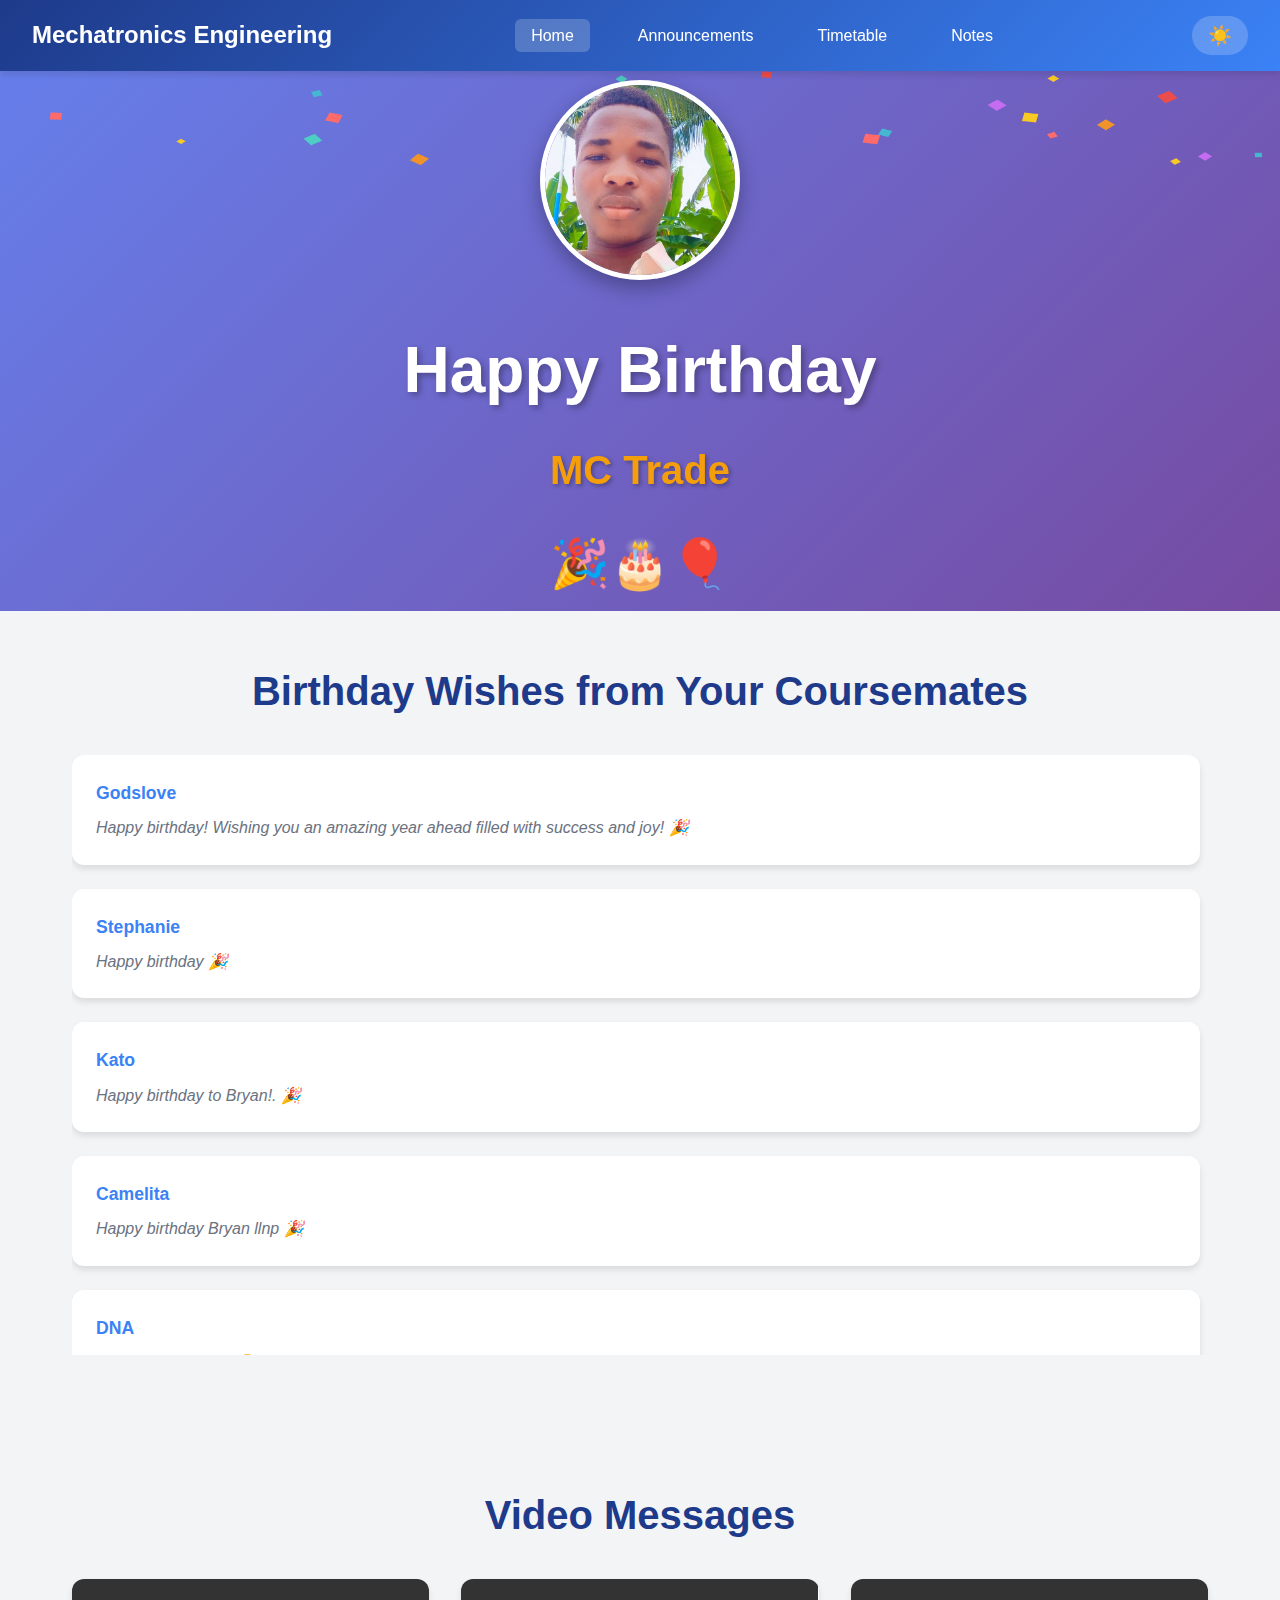
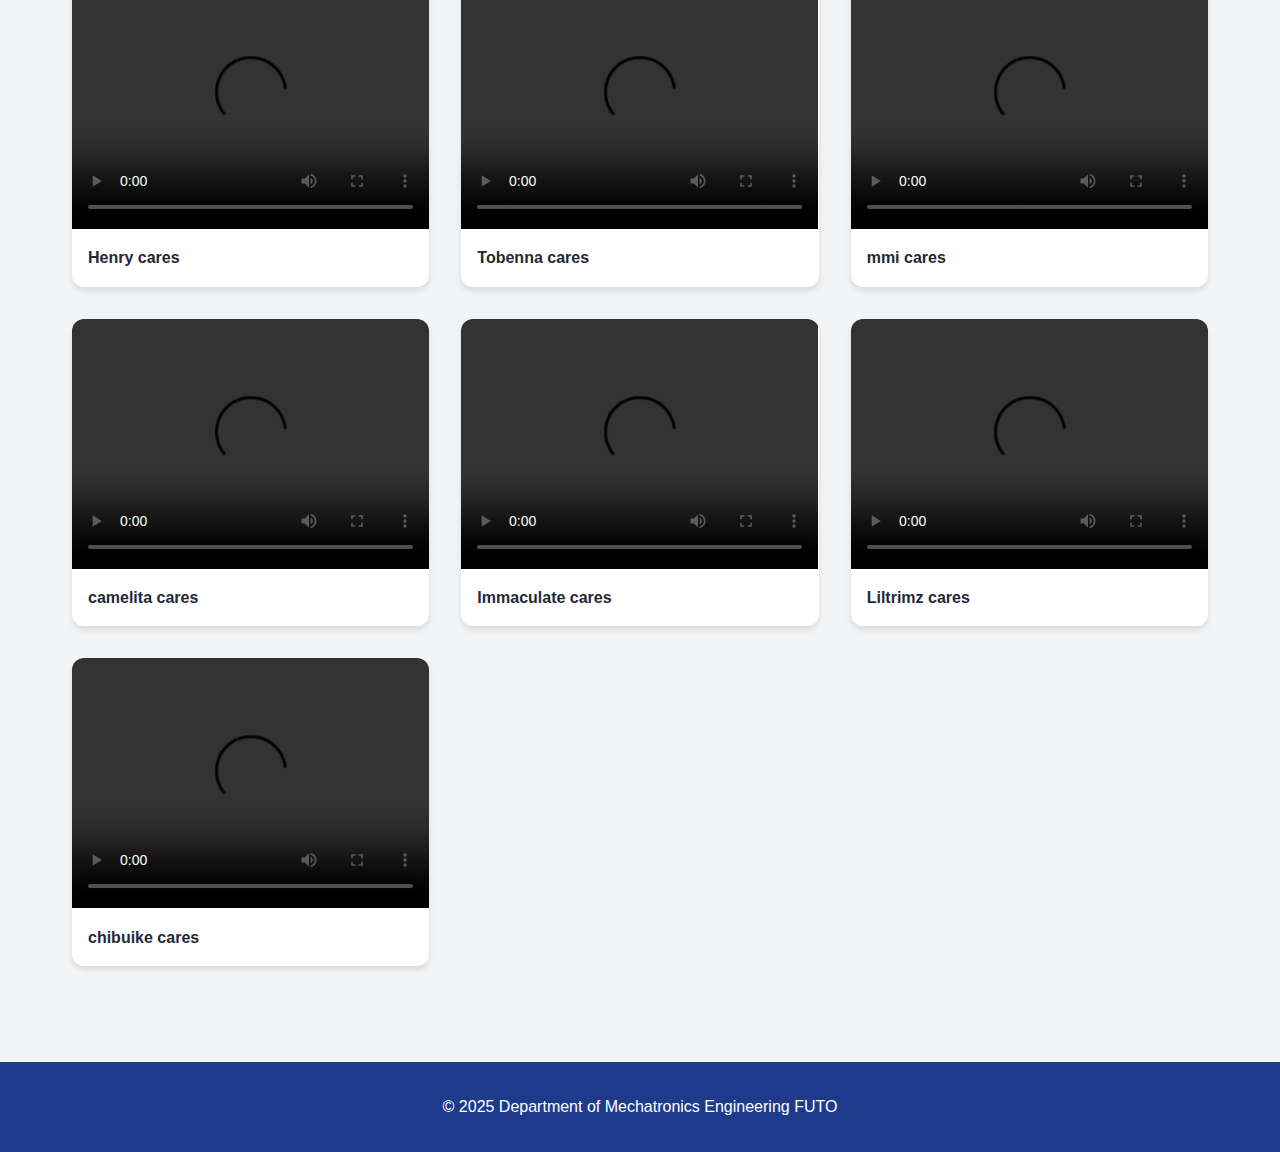
<file: index.html>
<!DOCTYPE html>
<html lang="en">
<head>
    <meta charset="UTF-8">
    <meta name="viewport" content="width=device-width, initial-scale=1.0">
    <title>Happy Birthday korie! - Mechatronics Engineering</title>
    <link rel="stylesheet" href="styles.css">
</head>
<body>
    <nav class="navbar">
        <div class="nav-brand">Mechatronics Engineering</div>
        <button class="hamburger" id="hamburger" aria-label="Menu">
            <span></span>
            <span></span>
            <span></span>
        </button>
        <ul class="nav-menu" id="nav-menu">
            <li><a href="index.html" class="active">Home</a></li>
            <li><a href="announcements.html">Announcements</a></li>
            <li><a href="timetable.html">Timetable</a></li>
            <li><a href="notes.html">Notes</a></li>
        </ul>
        <button class="theme-toggle" id="theme-toggle" aria-label="Toggle dark mode">
            <span class="sun-icon">☀️</span>
            <span class="moon-icon">🌙</span>
        </button>
    </nav>

    <div class="birthday-hero">
        <canvas id="confetti-canvas"></canvas>
        <div class="birthday-content">
            <!-- Birthday celebrant image container for better readability -->
            <div class="birthday-image-container">
                <img src="./korie.JPG"
                     alt="korie  - Birthday Celebrant"
                     class="birthday-image"
                     loading="lazy"
                     decoding="async"
                     width="300"
                     height="400"
                     onerror="this.src='fallback.jpg'; this.alt='Image not available';">
            </div>
            <h1 class="birthday-title">Happy Birthday</h1>
            <h2 class="birthday-name">MC Trade </h2>
            <div class="birthday-emoji">🎉🎂🎈</div>
        </div>
    </div>

    <section class="wishes-section">
        <h2 class="section-title">Birthday Wishes from Your Coursemates</h2>
        <div class="wishes-container" id="wishes-container">
        </div>
    </section>

    <section class="videos-section">
        <h2 class="section-title">Video Messages</h2>
        <div class="videos-container" id="videos-container">
        </div>
    </section>


    <footer class="footer">
        <p>&copy; 2025 Department of Mechatronics Engineering FUTO</p>
    </footer>

    <script src="script.js"></script>
</body>
</html>
</file>
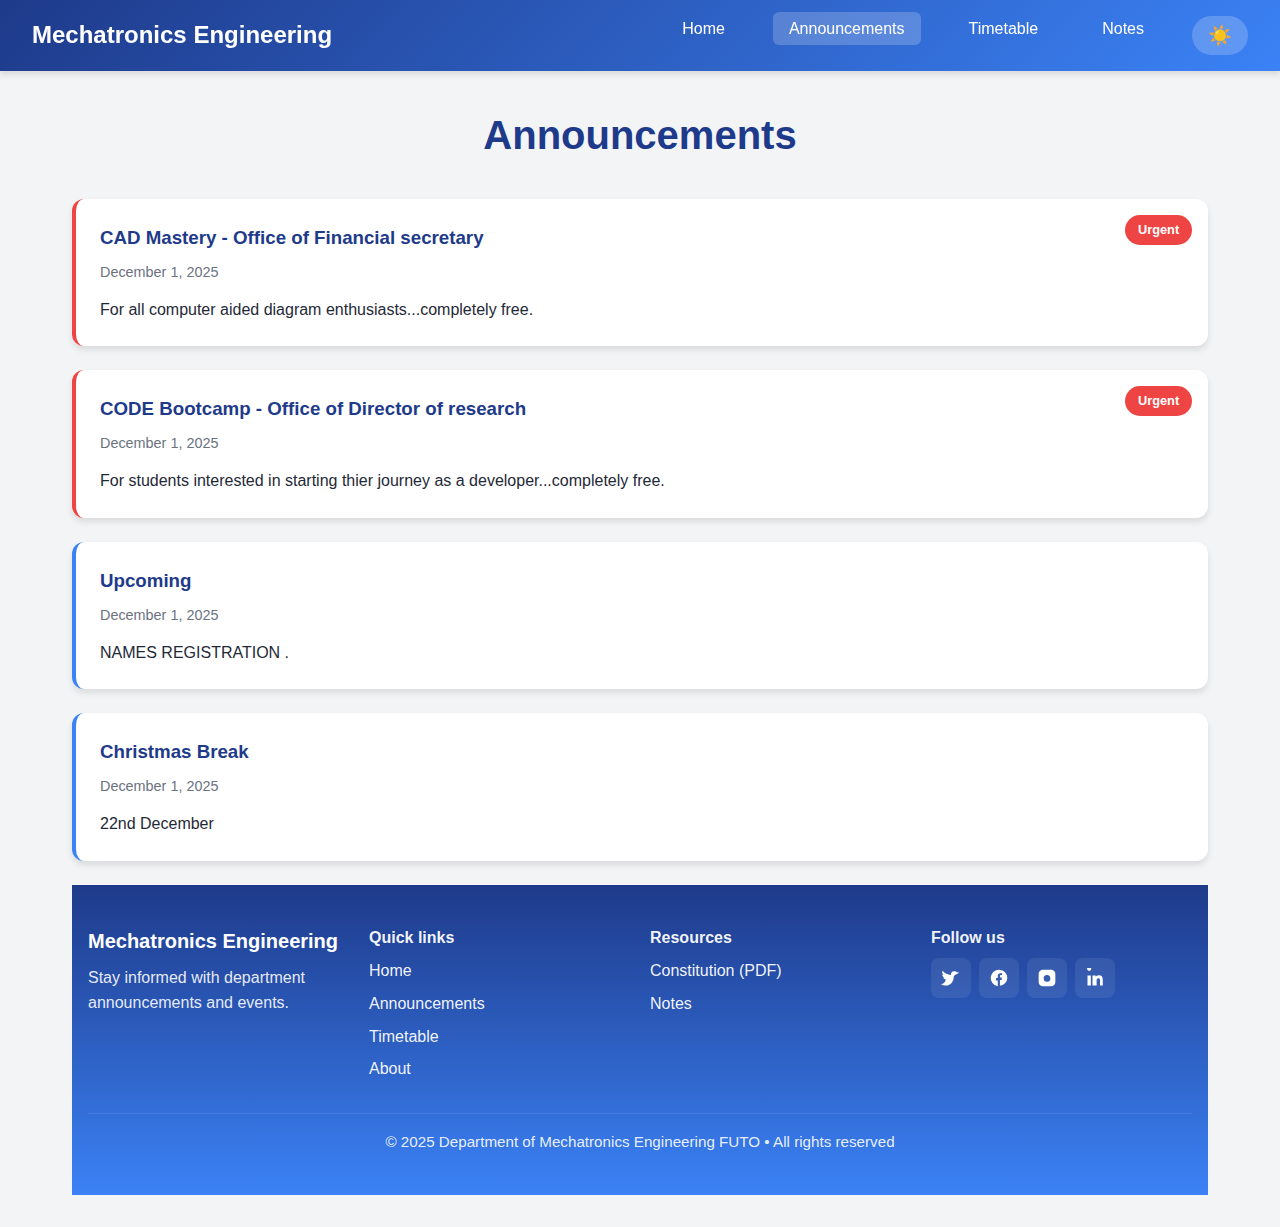
<file: announcements.html>
<!DOCTYPE html>
<html lang="en">
<head>
    <meta charset="UTF-8">
    <meta name="viewport" content="width=device-width, initial-scale=1.0">
    <title>Announcements - Mechatronics Engineering</title>
    <link rel="stylesheet" href="styles.css">
</head>
<body>
    <nav class="navbar">
        <div class="nav-brand">Mechatronics Engineering</div>
        <button class="hamburger" id="hamburger" aria-label="Menu">
            <span></span>
            <span></span>
            <span></span>
        </button>
        <ul class="nav-menu" id="nav-menu">
            <li><a href="index.html">Home</a></li>
            <li><a href="announcements.html" class="active">Announcements</a></li>
            <li><a href="timetable.html">Timetable</a></li>
            <li><a href="notes.html">Notes</a></li>
            <li class="nav-item-theme">
                <button class="theme-toggle" id="theme-toggle" aria-label="Toggle dark mode">
                    <span class="sun-icon">☀️</span>
                    <span class="moon-icon">🌙</span>
                </button>
            </li>
        </ul>
    </nav>

    <div class="page-container">
        <h1 class="page-title">Announcements</h1>
        
        <div class="announcements-grid">
            <div class="announcement-card urgent">
                <div class="announcement-badge">Urgent</div>
                <h3>CAD Mastery - Office of Financial secretary</h3>
                <p class="announcement-date">December 1, 2025</p>
                <p>For all computer aided diagram enthusiasts...completely free.</p>
            </div>
              <div class="announcements-grid">
            <div class="announcement-card urgent">
                <div class="announcement-badge">Urgent</div>
                <h3>CODE Bootcamp - Office of Director of research</h3>
                <p class="announcement-date">December 1, 2025</p>
                <p>For students interested in starting thier journey as a developer...completely free.</p>
            </div>
            <div class="announcement-card">
                <h3>Upcoming</h3>
                <p class="announcement-date">December 1, 2025</p>
                <p>NAMES REGISTRATION .</p>
            </div>

            <div class="announcement-card">
                <h3>Christmas Break</h3>
                <p class="announcement-date">December 1, 2025</p>
                <p>22nd December</p>
            </div>


    <footer class="site-footer">
        <div class="footer-container">
            <div class="footer-brand">
                <div class="nav-brand">Mechatronics Engineering</div>
                <p>Stay informed with department announcements and events.</p>
            </div>

            <div>
                <h4>Quick links</h4>
                <ul>
                    <li><a href="index.html">Home</a></li>
                    <li><a href="announcements.html">Announcements</a></li>
                    <li><a href="timetable.html">Timetable</a></li>
                    <li><a href="about.html">About</a></li>
                </ul>
            </div>

            <div>
                <h4>Resources</h4>
                <ul>
                    <li><a href="constitution.pdf">Constitution (PDF)</a></li>
                    <li><a href="notes.html">Notes</a></li>
                </ul>
            </div>

            <div>
                <h4>Follow us</h4>
                <div class="social-icons">
                    <a href="#" aria-label="Twitter"><svg viewBox="0 0 24 24"><path d="M22 5.92c-.63.28-1.3.47-2 .55.72-.43 1.27-1.1 1.53-1.9-.67.4-1.42.7-2.22.86A3.48 3.48 0 0015.5 4c-1.93 0-3.5 1.6-3.5 3.55 0 .28.03.56.09.83C8.01 8.21 4.34 6.3 1.99 3.37c-.31.54-.49 1.16-.49 1.82 0 1.25.64 2.35 1.62 3-.6-.02-1.17-.18-1.66-.46v.04c0 1.71 1.16 3.14 2.7 3.47-.28.08-.57.12-.87.12-.21 0-.42-.02-.62-.06.42 1.3 1.64 2.24 3.09 2.27A6.99 6.99 0 010 19.54a9.86 9.86 0 005.34 1.57c6.41 0 9.92-5.6 9.92-10.46v-.48c.68-.5 1.26-1.12 1.72-1.82-.62.28-1.3.47-2 .55z"/></svg></a>
                    <a href="#" aria-label="Facebook"><svg viewBox="0 0 24 24"><path d="M22 12a10 10 0 10-11.5 9.9v-7h-2.1v-2.9h2.1V9.5c0-2.1 1.26-3.3 3.2-3.3.93 0 1.9.17 1.9.17v2.1h-1.07c-1.06 0-1.39.66-1.39 1.33v1.6h2.36l-.38 2.9h-1.98v7A10 10 0 0022 12"/></svg></a>
                    <a href="#" aria-label="Instagram"><svg viewBox="0 0 24 24"><path d="M7 2h10a5 5 0 015 5v10a5 5 0 01-5 5H7a5 5 0 01-5-5V7a5 5 0 015-5zm5 6.5A4 4 0 1016 12a4 4 0 00-4-3.5zm5.5-1a1 1 0 11-2 0 1 1 0 012 0z"/></svg></a>
                    <a href="#" aria-label="LinkedIn"><svg viewBox="0 0 24 24"><path d="M4.98 3.5a2.5 2.5 0 11.02 0zM3 8.99h4v12H3zM9 8.99h3.78v1.63h.05c.53-1 1.82-2.07 3.75-2.07 4.01 0 4.75 2.64 4.75 6.07v6.37H18v-5.65c0-1.35-.02-3.08-1.88-3.08-1.88 0-2.17 1.47-2.17 2.99v5.74H9z"/></svg></a>
                </div>
            </div>
        </div>
        <div class="footer-bottom">
            <p>&copy; 2025 Department of Mechatronics Engineering FUTO • All rights reserved</p>
        </div>
    </footer>

    <script src="script.js"></script>
</body>
</html>
</file>
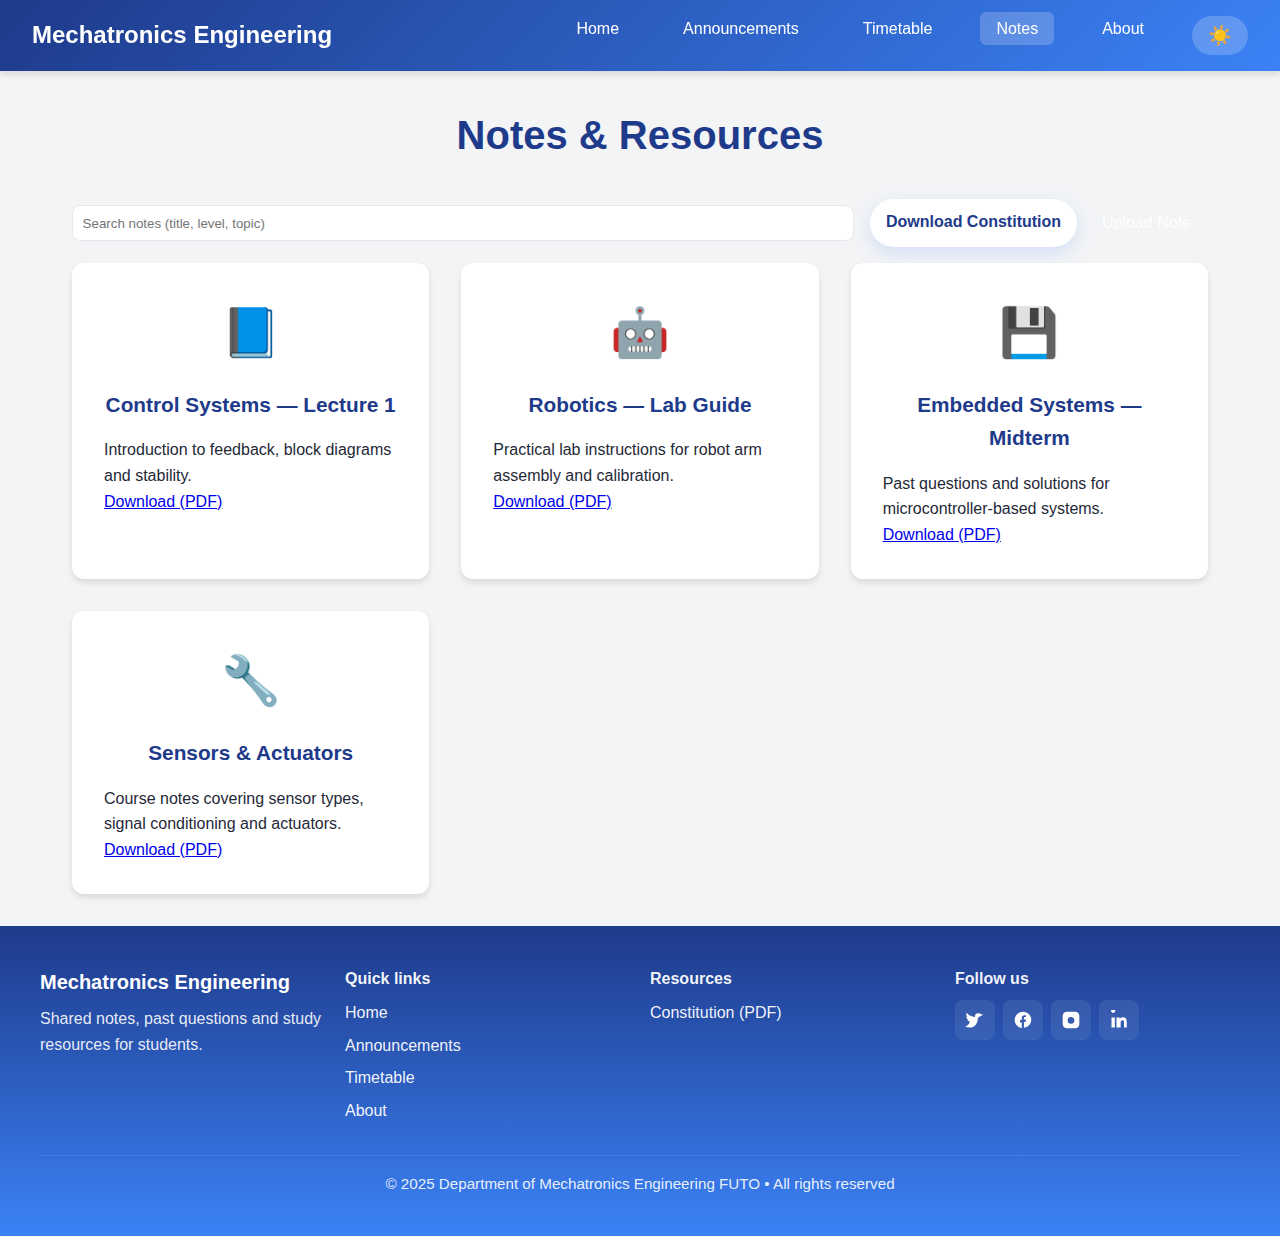
<file: notes.html>
<!DOCTYPE html>
<html lang="en">
<head>
    <meta charset="utf-8" />
    <meta name="viewport" content="width=device-width, initial-scale=1" />
    <title>Notes & Resources — Mechatronics Engineering</title>
    <link rel="stylesheet" href="styles.css">
</head>
<body>
    <nav class="navbar">
        <div class="nav-brand">Mechatronics Engineering</div>
        <button class="hamburger" id="hamburger" aria-label="Menu">
            <span></span>
            <span></span>
            <span></span>
        </button>
        <ul class="nav-menu" id="nav-menu">
            <li><a href="index.html">Home</a></li>
            <li><a href="announcements.html">Announcements</a></li>
            <li><a href="timetable.html">Timetable</a></li>
            <li><a href="notes.html" class="active">Notes</a></li>
            <li><a href="about.html">About</a></li>
            <li class="nav-item-theme">
                <button class="theme-toggle" id="theme-toggle" aria-label="Toggle dark mode">
                    <span class="sun-icon">☀️</span>
                    <span class="moon-icon">🌙</span>
                </button>
            </li>
        </ul>
    </nav>

    <main class="page-container">
        <h1 class="page-title">Notes & Resources</h1>

        <div class="page-actions" style="display:flex;justify-content:space-between;align-items:center;margin-bottom:1rem;gap:1rem;flex-wrap:wrap;">
            <div style="flex:1;min-width:220px;">
                <input id="notes-search" type="search" placeholder="Search notes (title, level, topic)" style="width:100%;padding:0.6rem;border-radius:8px;border:1px solid #e5e7eb;" />
            </div>
            <div style="display:flex;gap:0.5rem;">
                <a href="constitution.pdf" class="btn-primary" download>Download Constitution</a>
                <a href="#" class="btn-ghost">Upload Note</a>
            </div>
        </div>

        <section class="notes-grid" id="notes-grid">
            <!-- Example note cards; replace links with real files in the project root -->
            <article class="notes-card" data-title="Control Systems - Lecture 1" data-level="200" data-topic="control">
                <div class="notes-icon">📘</div>
                <h3>Control Systems — Lecture 1</h3>
                <p>Introduction to feedback, block diagrams and stability.</p>
                <a href="notes-control-lecture1.pdf" download>Download (PDF)</a>
            </article>

            <article class="notes-card" data-title="Robotics - Lab Guide" data-level="300" data-topic="robotics">
                <div class="notes-icon">🤖</div>
                <h3>Robotics — Lab Guide</h3>
                <p>Practical lab instructions for robot arm assembly and calibration.</p>
                <a href="notes-robotics-lab.pdf" download>Download (PDF)</a>
            </article>

            <article class="notes-card" data-title="Embedded Systems - Midterm" data-level="200" data-topic="embedded">
                <div class="notes-icon">💾</div>
                <h3>Embedded Systems — Midterm</h3>
                <p>Past questions and solutions for microcontroller-based systems.</p>
                <a href="notes-embedded-midterm.pdf" download>Download (PDF)</a>
            </article>

            <article class="notes-card" data-title="Sensors & Actuators Notes" data-level="300" data-topic="sensors">
                <div class="notes-icon">🔧</div>
                <h3>Sensors & Actuators</h3>
                <p>Course notes covering sensor types, signal conditioning and actuators.</p>
                <a href="notes-sensors-actuators.pdf" download>Download (PDF)</a>
            </article>
        </section>
    </main>

    <footer class="site-footer">
        <div class="footer-container">
            <div class="footer-brand">
                <div class="nav-brand">Mechatronics Engineering</div>
                <p>Shared notes, past questions and study resources for students.</p>
            </div>

            <div>
                <h4>Quick links</h4>
                <ul>
                    <li><a href="index.html">Home</a></li>
                    <li><a href="announcements.html">Announcements</a></li>
                    <li><a href="timetable.html">Timetable</a></li>
                    <li><a href="about.html">About</a></li>
                </ul>
            </div>

            <div>
                <h4>Resources</h4>
                <ul>
                    <li><a href="constitution.pdf">Constitution (PDF)</a></li>
                </ul>
            </div>

            <div>
                <h4>Follow us</h4>
                <div class="social-icons">
                    <a href="#" aria-label="Twitter"><svg viewBox="0 0 24 24"><path d="M22 5.92c-.63.28-1.3.47-2 .55.72-.43 1.27-1.1 1.53-1.9-.67.4-1.42.7-2.22.86A3.48 3.48 0 0015.5 4c-1.93 0-3.5 1.6-3.5 3.55 0 .28.03.56.09.83C8.01 8.21 4.34 6.3 1.99 3.37c-.31.54-.49 1.16-.49 1.82 0 1.25.64 2.35 1.62 3-.6-.02-1.17-.18-1.66-.46v.04c0 1.71 1.16 3.14 2.7 3.47-.28.08-.57.12-.87.12-.21 0-.42-.02-.62-.06.42 1.3 1.64 2.24 3.09 2.27A6.99 6.99 0 010 19.54a9.86 9.86 0 005.34 1.57c6.41 0 9.92-5.6 9.92-10.46v-.48c.68-.5 1.26-1.12 1.72-1.82-.62.28-1.3.47-2 .55z"/></svg></a>
                    <a href="#" aria-label="Facebook"><svg viewBox="0 0 24 24"><path d="M22 12a10 10 0 10-11.5 9.9v-7h-2.1v-2.9h2.1V9.5c0-2.1 1.26-3.3 3.2-3.3.93 0 1.9.17 1.9.17v2.1h-1.07c-1.06 0-1.39.66-1.39 1.33v1.6h2.36l-.38 2.9h-1.98v7A10 10 0 0022 12"/></svg></a>
                    <a href="#" aria-label="Instagram"><svg viewBox="0 0 24 24"><path d="M7 2h10a5 5 0 015 5v10a5 5 0 01-5 5H7a5 5 0 01-5-5V7a5 5 0 015-5zm5 6.5A4 4 0 1016 12a4 4 0 00-4-3.5zm5.5-1a1 1 0 11-2 0 1 1 0 012 0z"/></svg></a>
                    <a href="#" aria-label="LinkedIn"><svg viewBox="0 0 24 24"><path d="M4.98 3.5a2.5 2.5 0 11.02 0zM3 8.99h4v12H3zM9 8.99h3.78v1.63h.05c.53-1 1.82-2.07 3.75-2.07 4.01 0 4.75 2.64 4.75 6.07v6.37H18v-5.65c0-1.35-.02-3.08-1.88-3.08-1.88 0-2.17 1.47-2.17 2.99v5.74H9z"/></svg></a>
                </div>
            </div>
        </div>
        <div class="footer-bottom">
            <p>&copy; 2025 Department of Mechatronics Engineering FUTO • All rights reserved</p>
        </div>
    </footer>

    <script src="script.js"></script>
    <script>
        // Simple client-side search for notes
        document.addEventListener('DOMContentLoaded', () => {
            const input = document.getElementById('notes-search');
            const grid = document.getElementById('notes-grid');
            const cards = Array.from(grid.querySelectorAll('.notes-card'));

            input.addEventListener('input', () => {
                const q = input.value.trim().toLowerCase();
                cards.forEach(card => {
                    const title = card.dataset.title?.toLowerCase() || '';
                    const level = card.dataset.level?.toLowerCase() || '';
                    const topic = card.dataset.topic?.toLowerCase() || '';
                    const match = q === '' || title.includes(q) || level.includes(q) || topic.includes(q);
                    card.style.display = match ? '' : 'none';
                });
            });
        });
    </script>
</body>
</html>
</file>
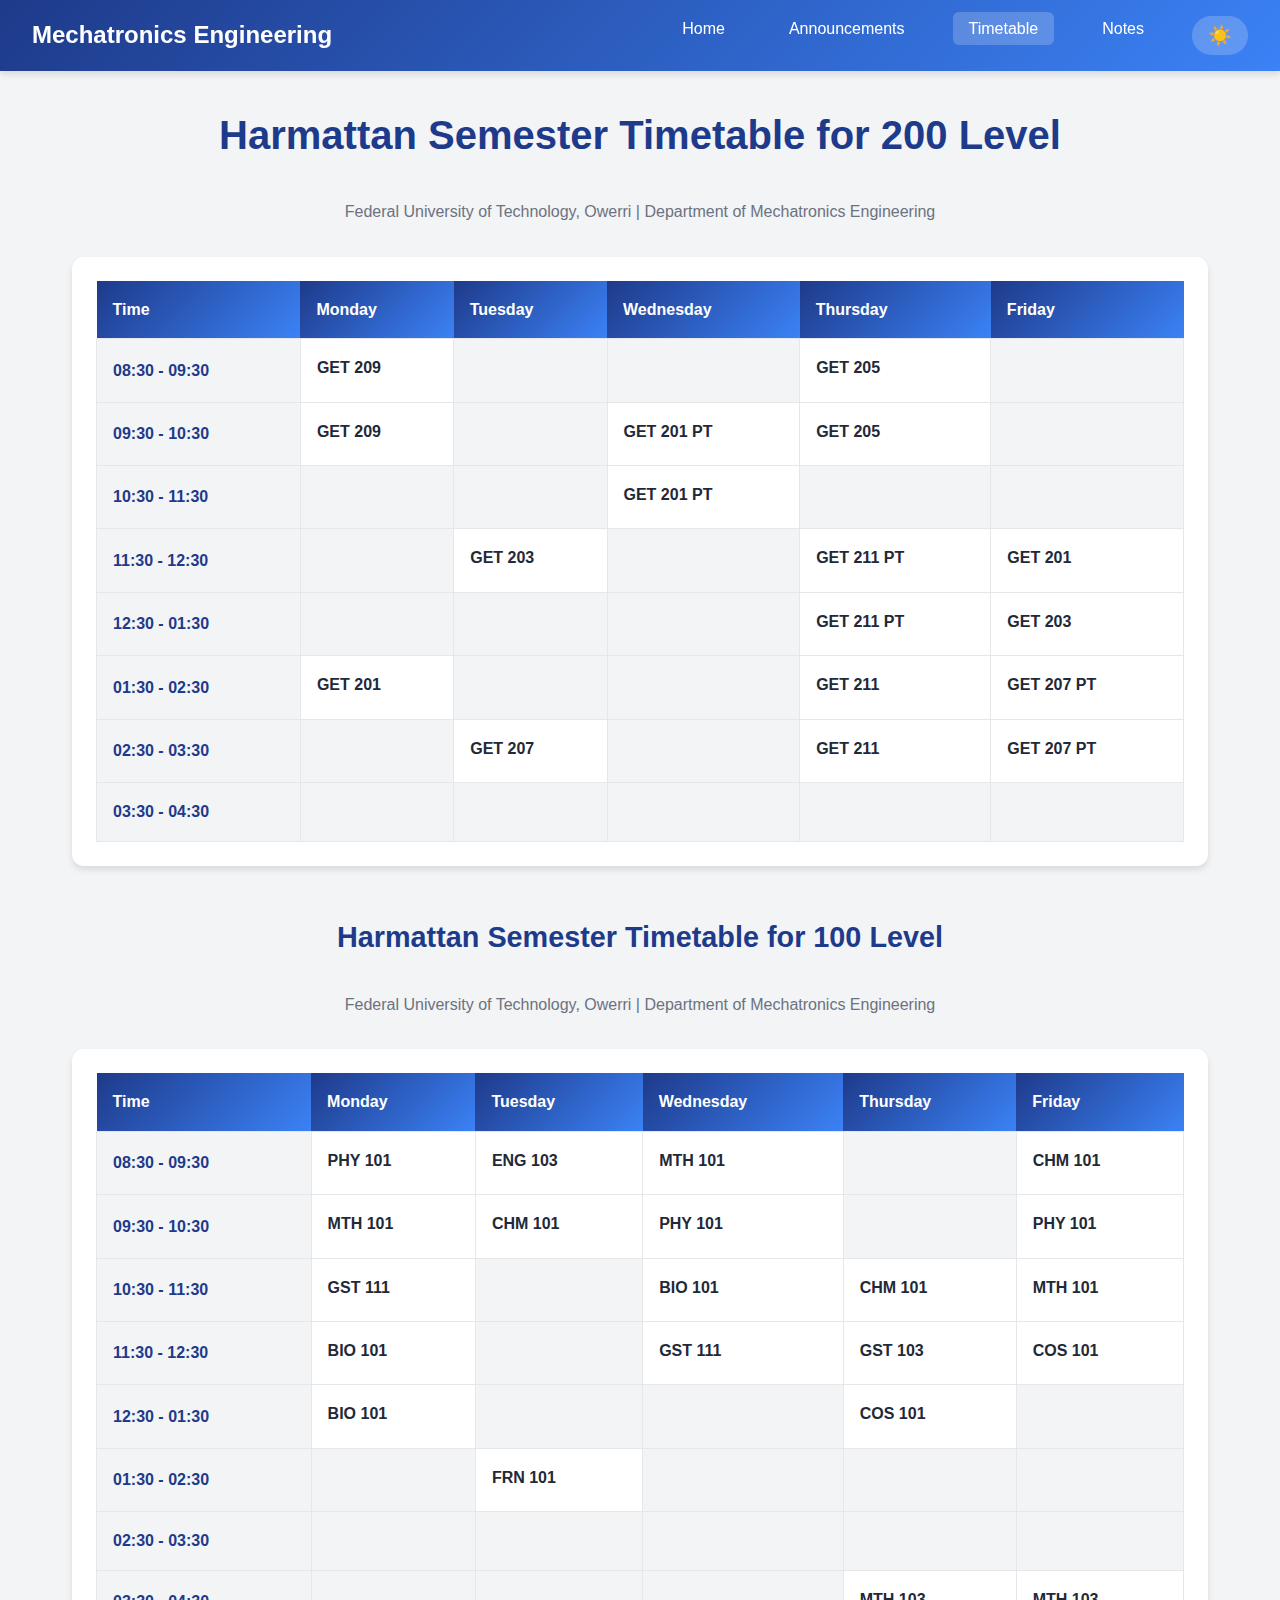
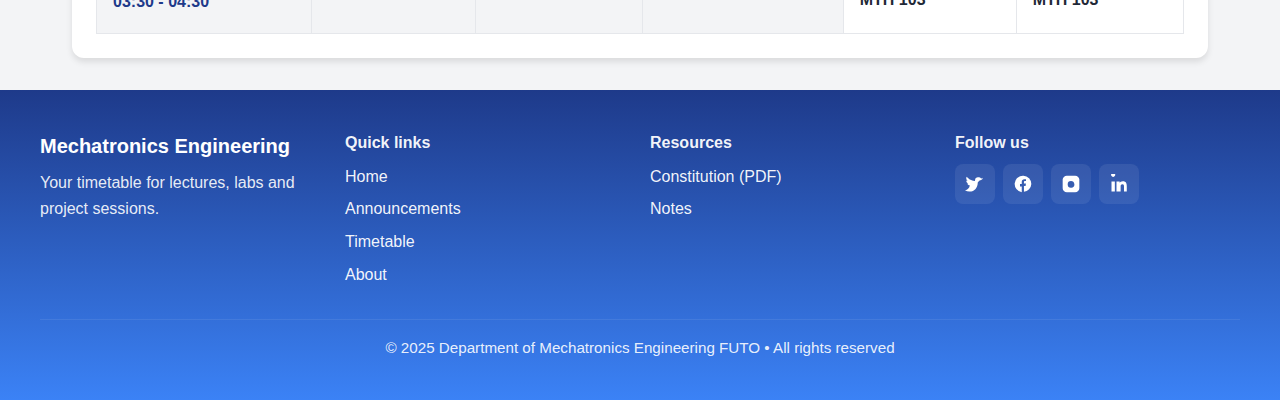
<file: timetable.html>
<!DOCTYPE html>
<html lang="en">
<head>
    <meta charset="UTF-8">
    <meta name="viewport" content="width=device-width, initial-scale=1.0">
    <title>Timetable - Mechatronics Engineering</title>
    <link rel="stylesheet" href="styles.css">
</head>
<body>
    <nav class="navbar">
        <div class="nav-brand">Mechatronics Engineering</div>
        <button class="hamburger" id="hamburger" aria-label="Menu">
            <span></span>
            <span></span>
            <span></span>
        </button>
        <ul class="nav-menu" id="nav-menu">
            <li><a href="index.html">Home</a></li>
            <li><a href="announcements.html">Announcements</a></li>
            <li><a href="timetable.html" class="active">Timetable</a></li>
            <li><a href="notes.html">Notes</a></li>
            <li class="nav-item-theme">
                <button class="theme-toggle" id="theme-toggle" aria-label="Toggle dark mode">
                    <span class="sun-icon">☀️</span>
                    <span class="moon-icon">🌙</span>
                </button>
            </li>
        </ul>
    </nav>

    <div class="page-container">
        <h1 class="page-title">Harmattan Semester Timetable for 200 Level</h1>
        <p style="text-align: center; margin-bottom: 2rem; color: var(--text-light);">Federal University of Technology, Owerri | Department of Mechatronics Engineering</p>
        
        <div class="timetable-wrapper">
            <table class="timetable">
                <thead>
                    <tr>
                        <th>Time</th>
                        <th>Monday</th>
                        <th>Tuesday</th>
                        <th>Wednesday</th>
                        <th>Thursday</th>
                        <th>Friday</th>
                    </tr>
                </thead>
                <tbody>
                    <tr>
                        <td class="time-slot">08:30 - 09:30</td>
                        <td class="class-cell">
                            <div class="class-name">GET 209</div>
                        </td>
                        <td class="class-cell empty"></td>
                        <td class="class-cell empty"></td>
                        <td class="class-cell">
                            <div class="class-name">GET 205</div>
                        </td>
                        <td class="class-cell empty"></td>
                    </tr>
                    <tr>
                        <td class="time-slot">09:30 - 10:30</td>
                        <td class="class-cell">
                            <div class="class-name">GET 209</div>
                        </td>
                        <td class="class-cell empty"></td>
                        <td class="class-cell">
                            <div class="class-name">GET 201 PT</div>
                        </td>
                        <td class="class-cell">
                            <div class="class-name">GET 205</div>
                        </td>
                        <td class="class-cell empty"></td>
                    </tr>
                    <tr>
                        <td class="time-slot">10:30 - 11:30</td>
                        <td class="class-cell empty"></td>
                        <td class="class-cell empty"></td>
                        <td class="class-cell">
                            <div class="class-name">GET 201 PT</div>
                        </td>
                        <td class="class-cell empty"></td>
                        <td class="class-cell empty"></td>
                    </tr>
                    <tr>
                        <td class="time-slot">11:30 - 12:30</td>
                        <td class="class-cell empty"></td>
                        <td class="class-cell">
                            <div class="class-name">GET 203</div>
                        </td>
                        <td class="class-cell empty"></td>
                        <td class="class-cell">
                            <div class="class-name">GET 211 PT</div>
                        </td>
                        <td class="class-cell">
                            <div class="class-name">GET 201</div>
                        </td>
                    </tr>
                    <tr>
                        <td class="time-slot">12:30 - 01:30</td>
                        <td class="class-cell empty"></td>
                        <td class="class-cell empty"></td>
                        <td class="class-cell empty"></td>
                        <td class="class-cell">
                            <div class="class-name">GET 211 PT</div>
                        </td>
                        <td class="class-cell">
                            <div class="class-name">GET 203</div>
                        </td>
                    </tr>
                    <tr>
                        <td class="time-slot">01:30 - 02:30</td>
                        <td class="class-cell">
                            <div class="class-name">GET 201</div>
                        </td>
                        <td class="class-cell empty"></td>
                        <td class="class-cell empty"></td>
                        <td class="class-cell">
                            <div class="class-name">GET 211</div>
                        </td>
                        <td class="class-cell">
                            <div class="class-name">GET 207 PT</div>
                        </td>
                    </tr>
                    <tr>
                        <td class="time-slot">02:30 - 03:30</td>
                        <td class="class-cell empty"></td>
                        <td class="class-cell">
                            <div class="class-name">GET 207</div>
                        </td>
                        <td class="class-cell empty"></td>
                        <td class="class-cell">
                            <div class="class-name">GET 211</div>
                        </td>
                        <td class="class-cell">
                            <div class="class-name">GET 207 PT</div>
                        </td>
                    </tr>
                    <tr>
                        <td class="time-slot">03:30 - 04:30</td>
                        <td class="class-cell empty"></td>
                        <td class="class-cell empty"></td>
                        <td class="class-cell empty"></td>
                        <td class="class-cell empty"></td>
                        <td class="class-cell empty"></td>
                    </tr>
                </tbody>
            </table>
        </div>

        <!-- 100 Level Timetable -->
        <div style="margin-top: 3rem;">
            <h2 class="page-title" style="font-size: 1.8rem;">Harmattan Semester Timetable for 100 Level</h2>
            <p style="text-align: center; margin-bottom: 2rem; color: var(--text-light);">Federal University of Technology, Owerri | Department of Mechatronics Engineering</p>
            
            <div class="timetable-wrapper">
                <table class="timetable">
                    <thead>
                        <tr>
                            <th>Time</th>
                            <th>Monday</th>
                            <th>Tuesday</th>
                            <th>Wednesday</th>
                            <th>Thursday</th>
                            <th>Friday</th>
                        </tr>
                    </thead>
                    <tbody>
                        <tr>
                            <td class="time-slot">08:30 - 09:30</td>
                            <td class="class-cell">
                                <div class="class-name">PHY 101</div>
                            </td>
                            <td class="class-cell">
                                <div class="class-name">ENG 103</div>
                            </td>
                            <td class="class-cell">
                                <div class="class-name">MTH 101</div>
                            </td>
                            <td class="class-cell empty"></td>
                            <td class="class-cell">
                                <div class="class-name">CHM 101</div>
                            </td>
                        </tr>
                        <tr>
                            <td class="time-slot">09:30 - 10:30</td>
                            <td class="class-cell">
                                <div class="class-name">MTH 101</div>
                            </td>
                            <td class="class-cell">
                                <div class="class-name">CHM 101</div>
                            </td>
                            <td class="class-cell">
                                <div class="class-name">PHY 101</div>
                            </td>
                            <td class="class-cell empty"></td>
                            <td class="class-cell">
                                <div class="class-name">PHY 101</div>
                            </td>
                        </tr>
                        <tr>
                            <td class="time-slot">10:30 - 11:30</td>
                            <td class="class-cell">
                                <div class="class-name">GST 111</div>
                            </td>
                            <td class="class-cell empty"></td>
                            <td class="class-cell">
                                <div class="class-name">BIO 101</div>
                            </td>
                            <td class="class-cell">
                                <div class="class-name">CHM 101</div>
                            </td>
                            <td class="class-cell">
                                <div class="class-name">MTH 101</div>
                            </td>
                        </tr>
                        <tr>
                            <td class="time-slot">11:30 - 12:30</td>
                            <td class="class-cell">
                                <div class="class-name">BIO 101</div>
                            </td>
                            <td class="class-cell empty"></td>
                            <td class="class-cell">
                                <div class="class-name">GST 111</div>
                            </td>
                            <td class="class-cell">
                                <div class="class-name">GST 103</div>
                            </td>
                            <td class="class-cell">
                                <div class="class-name">COS 101</div>
                            </td>
                        </tr>
                        <tr>
                            <td class="time-slot">12:30 - 01:30</td>
                            <td class="class-cell">
                                <div class="class-name">BIO 101</div>
                            </td>
                            <td class="class-cell empty"></td>
                            <td class="class-cell empty"></td>
                            <td class="class-cell">
                                <div class="class-name">COS 101</div>
                            </td>
                            <td class="class-cell empty"></td>
                        </tr>
                        <tr>
                            <td class="time-slot">01:30 - 02:30</td>
                            <td class="class-cell empty"></td>
                            <td class="class-cell">
                                <div class="class-name">FRN 101</div>
                            </td>
                            <td class="class-cell empty"></td>
                            <td class="class-cell empty"></td>
                            <td class="class-cell empty"></td>
                        </tr>
                        <tr>
                            <td class="time-slot">02:30 - 03:30</td>
                            <td class="class-cell empty"></td>
                            <td class="class-cell empty"></td>
                            <td class="class-cell empty"></td>
                            <td class="class-cell empty"></td>
                            <td class="class-cell empty"></td>
                        </tr>
                        <tr>
                            <td class="time-slot">03:30 - 04:30</td>
                            <td class="class-cell empty"></td>
                            <td class="class-cell empty"></td>
                            <td class="class-cell empty"></td>
                            <td class="class-cell">
                                <div class="class-name">MTH 103</div>
                            </td>
                            <td class="class-cell">
                                <div class="class-name">MTH 103</div>
                            </td>
                        </tr>
                    </tbody>
                </table>
            </div>
        </div>
    </div>

    <footer class="site-footer">
        <div class="footer-container">
            <div class="footer-brand">
                <div class="nav-brand">Mechatronics Engineering</div>
                <p>Your timetable for lectures, labs and project sessions.</p>
            </div>

            <div>
                <h4>Quick links</h4>
                <ul>
                    <li><a href="index.html">Home</a></li>
                    <li><a href="announcements.html">Announcements</a></li>
                    <li><a href="timetable.html">Timetable</a></li>
                    <li><a href="about.html">About</a></li>
                </ul>
            </div>

            <div>
                <h4>Resources</h4>
                <ul>
                    <li><a href="constitution.pdf">Constitution (PDF)</a></li>
                    <li><a href="notes.html">Notes</a></li>
                </ul>
            </div>

            <div>
                <h4>Follow us</h4>
                <div class="social-icons">
                    <a href="#" aria-label="Twitter"><svg viewBox="0 0 24 24"><path d="M22 5.92c-.63.28-1.3.47-2 .55.72-.43 1.27-1.1 1.53-1.9-.67.4-1.42.7-2.22.86A3.48 3.48 0 0015.5 4c-1.93 0-3.5 1.6-3.5 3.55 0 .28.03.56.09.83C8.01 8.21 4.34 6.3 1.99 3.37c-.31.54-.49 1.16-.49 1.82 0 1.25.64 2.35 1.62 3-.6-.02-1.17-.18-1.66-.46v.04c0 1.71 1.16 3.14 2.7 3.47-.28.08-.57.12-.87.12-.21 0-.42-.02-.62-.06.42 1.3 1.64 2.24 3.09 2.27A6.99 6.99 0 010 19.54a9.86 9.86 0 005.34 1.57c6.41 0 9.92-5.6 9.92-10.46v-.48c.68-.5 1.26-1.12 1.72-1.82-.62.28-1.3.47-2 .55z"/></svg></a>
                    <a href="#" aria-label="Facebook"><svg viewBox="0 0 24 24"><path d="M22 12a10 10 0 10-11.5 9.9v-7h-2.1v-2.9h2.1V9.5c0-2.1 1.26-3.3 3.2-3.3.93 0 1.9.17 1.9.17v2.1h-1.07c-1.06 0-1.39.66-1.39 1.33v1.6h2.36l-.38 2.9h-1.98v7A10 10 0 0022 12"/></svg></a>
                    <a href="#" aria-label="Instagram"><svg viewBox="0 0 24 24"><path d="M7 2h10a5 5 0 015 5v10a5 5 0 01-5 5H7a5 5 0 01-5-5V7a5 5 0 015-5zm5 6.5A4 4 0 1016 12a4 4 0 00-4-3.5zm5.5-1a1 1 0 11-2 0 1 1 0 012 0z"/></svg></a>
                    <a href="#" aria-label="LinkedIn"><svg viewBox="0 0 24 24"><path d="M4.98 3.5a2.5 2.5 0 11.02 0zM3 8.99h4v12H3zM9 8.99h3.78v1.63h.05c.53-1 1.82-2.07 3.75-2.07 4.01 0 4.75 2.64 4.75 6.07v6.37H18v-5.65c0-1.35-.02-3.08-1.88-3.08-1.88 0-2.17 1.47-2.17 2.99v5.74H9z"/></svg></a>
                </div>
            </div>
        </div>
        <div class="footer-bottom">
            <p>&copy; 2025 Department of Mechatronics Engineering FUTO • All rights reserved</p>
        </div>
    </footer>

    <script src="script.js"></script>
</body>
</html>
</file>
<file: styles.css>
* {
    margin: 0;
    padding: 0;
    box-sizing: border-box;
}

:root {
    --primary-color: #1e3a8a;
    --secondary-color: #3b82f6;
    --accent-color: #f59e0b;
    --text-dark: #1f2937;
    --text-light: #6b7280;
    --bg-light: #f3f4f6;
    --white: #ffffff;
    --success: #10b981;
    --border-radius: 12px;
}

body.dark-mode {
    --primary-color: #3b82f6;
    --secondary-color: #60a5fa;
    --accent-color: #fbbf24;
    --text-dark: #f3f4f6;
    --text-light: #d1d5db;
    --bg-light: #1f2937;
    --white: #111827;
    --success: #34d399;
}

body {
    font-family: 'Segoe UI', Tahoma, Geneva, Verdana, sans-serif;
    line-height: 1.6;
    color: var(--text-dark);
    background: var(--bg-light);
}

.navbar {
    background: linear-gradient(135deg, var(--primary-color), var(--secondary-color));
    padding: 1rem 2rem;
    display: flex;
    justify-content: space-between;
    align-items: center;
    box-shadow: 0 4px 6px rgba(0, 0, 0, 0.1);
    position: sticky;
    top: 0;
    z-index: 100;
}

.nav-brand {
    color: var(--white);
    font-size: 1.5rem;
    font-weight: bold;
}

/* Logo in navbar */
.nav-brand .nav-logo {
    height: 38px;
    width: auto;
    vertical-align: middle;
    border-radius: 6px;
    margin-right: 0.5rem;
}

.nav-brand .brand-text { display: inline-block; vertical-align: middle; }

.nav-menu {
    display: flex;
    list-style: none;
    gap: 2rem;
}

.nav-menu a {
    color: var(--white);
    text-decoration: none;
    padding: 0.5rem 1rem;
    border-radius: 6px;
    transition: all 0.3s ease;
}

.nav-menu a:hover,
.nav-menu a.active {
    background: rgba(255, 255, 255, 0.2);
}

.hamburger {
    display: none;
    flex-direction: column;
    gap: 4px;
    background: transparent;
    border: none;
    cursor: pointer;
    padding: 0.5rem;
}

.hamburger span {
    width: 25px;
    height: 3px;
    background: var(--white);
    border-radius: 3px;
    transition: all 0.3s ease;
}

.hamburger.active span:nth-child(1) {
    transform: rotate(45deg) translate(5px, 5px);
}

.hamburger.active span:nth-child(2) {
    opacity: 0;
}

.hamburger.active span:nth-child(3) {
    transform: rotate(-45deg) translate(7px, -6px);
}

.theme-toggle {
    background: rgba(255, 255, 255, 0.2);
    border: none;
    border-radius: 50px;
    padding: 0.5rem 1rem;
    cursor: pointer;
    font-size: 1.2rem;
    transition: all 0.3s ease;
    display: flex;
    align-items: center;
    gap: 0.5rem;
}

.theme-toggle:hover {
    background: rgba(255, 255, 255, 0.3);
    transform: scale(1.05);
}

.moon-icon {
    display: none;
}

body.dark-mode .sun-icon {
    display: none;
}

body.dark-mode .moon-icon {
    display: inline;
}

.birthday-hero {
    position: relative;
    min-height: 60vh;
    display: flex;
    justify-content: center;
    align-items: center;
    background: linear-gradient(135deg, #667eea 0%, #764ba2 100%);
    overflow: hidden;
}

#confetti-canvas {
    position: absolute;
    top: 0;
    left: 0;
    width: 100%;
    height: 100%;
    pointer-events: none;
}

.birthday-content {
    text-align: center;
    z-index: 10;
    animation: fadeInUp 1s ease;
}

.birthday-image-container {
    margin-bottom: 2rem;
    animation: zoomIn 1s ease;
}

.birthday-image {
    width: 200px;
    height: 200px;
    border-radius: 50%;
    border: 5px solid var(--white);
    box-shadow: 0 8px 20px rgba(0, 0, 0, 0.3);
    object-fit: cover;
    animation: float 3s ease-in-out infinite;
}

@keyframes zoomIn {
    from {
        opacity: 0;
        transform: scale(0);
    }
    to {
        opacity: 1;
        transform: scale(1);
    }
}

@keyframes float {
    0%, 100% {
        transform: translateY(0);
    }
    50% {
        transform: translateY(-10px);
    }
}

.birthday-title {
    font-size: 4rem;
    color: var(--white);
    margin-bottom: 1rem;
    animation: bounceIn 1.2s ease;
    text-shadow: 3px 3px 6px rgba(0, 0, 0, 0.3);
}

.birthday-name {
    font-size: 2.5rem;
    color: var(--accent-color);
    margin-bottom: 1.5rem;
    animation: slideInRight 1.5s ease;
    text-shadow: 2px 2px 4px rgba(0, 0, 0, 0.3);
}

.birthday-emoji {
    font-size: 3rem;
    animation: pulse 2s infinite;
}

.wishes-section,
.videos-section {
    padding: 3rem 2rem;
    max-width: 1200px;
    margin: 0 auto;
}

.section-title {
    text-align: center;
    font-size: 2.5rem;
    color: var(--primary-color);
    margin-bottom: 2rem;
}

.wishes-container {
    display: grid;
    gap: 1.5rem;
    margin-bottom: 2rem;
    max-height: 600px;
    overflow-y: auto;
    padding-right: 0.5rem;
}

.wishes-container::-webkit-scrollbar {
    width: 8px;
}

.wishes-container::-webkit-scrollbar-track {
    background: var(--bg-light);
    border-radius: 10px;
}

.wishes-container::-webkit-scrollbar-thumb {
    background: var(--secondary-color);
    border-radius: 10px;
}

.wishes-container::-webkit-scrollbar-thumb:hover {
    background: var(--primary-color);
}

.wish-card {
    background: var(--white);
    padding: 1.5rem;
    border-radius: var(--border-radius);
    box-shadow: 0 4px 6px rgba(0, 0, 0, 0.1);
    transition: transform 0.3s ease, box-shadow 0.3s ease;
    animation: fadeIn 0.6s ease;
}

.wish-card:hover {
    transform: translateY(-5px);
    box-shadow: 0 8px 12px rgba(0, 0, 0, 0.15);
}

.wish-name {
    font-weight: bold;
    color: var(--secondary-color);
    margin-bottom: 0.5rem;
    font-size: 1.1rem;
}

.wish-message {
    color: var(--text-light);
    font-style: italic;
}

.videos-container {
    display: grid;
    grid-template-columns: repeat(auto-fit, minmax(320px, 1fr));
    gap: 2rem;
}

.video-card {
    background: var(--white);
    border-radius: var(--border-radius);
    overflow: hidden;
    box-shadow: 0 4px 6px rgba(0, 0, 0, 0.1);
    transition: transform 0.3s ease;
    animation: fadeIn 0.8s ease;
}

.video-card:hover {
    transform: scale(1.02);
}

.video-wrapper {
    position: relative;
    padding-bottom: 70%;
    height: 0;
}

.video-wrapper video {
    position: absolute;
    top: 0;
    left: 0;
    width: 100%;
    height: 100%;
}

.video-title {
    padding: 1rem;
    font-weight: bold;
    color: var(--text-dark);
}

.page-container {
    max-width: 1200px;
    margin: 2rem auto;
    padding: 0 2rem;
}

.page-title {
    font-size: 2.5rem;
    color: var(--primary-color);
    margin-bottom: 2rem;
    text-align: center;
}

.announcements-grid {
    display: grid;
    gap: 1.5rem;
}

.announcement-card {
    background: var(--white);
    padding: 1.5rem;
    border-radius: var(--border-radius);
    box-shadow: 0 4px 6px rgba(0, 0, 0, 0.1);
    border-left: 4px solid var(--secondary-color);
    transition: transform 0.3s ease;
    position: relative;
}

.announcement-card.urgent {
    border-left-color: #ef4444;
}

.announcement-card:hover {
    transform: translateX(5px);
}

.announcement-badge {
    position: absolute;
    top: 1rem;
    right: 1rem;
    background: #ef4444;
    color: var(--white);
    padding: 0.3rem 0.8rem;
    border-radius: 20px;
    font-size: 0.8rem;
    font-weight: bold;
}

.announcement-card h3 {
    color: var(--primary-color);
    margin-bottom: 0.5rem;
}

.announcement-date {
    color: var(--text-light);
    font-size: 0.9rem;
    margin-bottom: 0.8rem;
}

.timetable-wrapper {
    overflow-x: auto;
    background: var(--white);
    border-radius: var(--border-radius);
    box-shadow: 0 4px 6px rgba(0, 0, 0, 0.1);
    padding: 1.5rem;
}

.timetable {
    width: 100%;
    border-collapse: collapse;
    min-width: 800px;
}

.timetable th {
    background: linear-gradient(135deg, var(--primary-color), var(--secondary-color));
    color: var(--white);
    padding: 1rem;
    text-align: left;
    font-weight: 600;
}

.timetable td {
    padding: 1rem;
    border: 1px solid #e5e7eb;
}

.time-slot {
    background: var(--bg-light);
    font-weight: 600;
    color: var(--primary-color);
}

.class-cell {
    background: var(--white);
    transition: background 0.3s ease;
}

.class-cell:hover {
    background: #eff6ff;
}

.class-name {
    font-weight: 600;
    color: var(--text-dark);
    margin-bottom: 0.3rem;
}

.class-room {
    color: var(--text-light);
    font-size: 0.9rem;
}

.class-cell.break {
    background: #fef3c7;
    text-align: center;
    font-weight: 600;
    color: var(--accent-color);
}

.class-cell.lunch {
    background: #dcfce7;
    text-align: center;
    font-weight: 600;
    color: var(--success);
}

.class-cell.empty {
    background: var(--bg-light);
}

.notes-grid {
    display: grid;
    grid-template-columns: repeat(auto-fit, minmax(300px, 1fr));
    gap: 2rem;
}

.notes-card {
    background: var(--white);
    padding: 2rem;
    border-radius: var(--border-radius);
    box-shadow: 0 4px 6px rgba(0, 0, 0, 0.1);
    transition: transform 0.3s ease, box-shadow 0.3s ease;
}

.notes-card:hover {
    transform: translateY(-5px);
    box-shadow: 0 8px 12px rgba(0, 0, 0, 0.15);
}

.notes-icon {
    font-size: 3rem;
    text-align: center;
    margin-bottom: 1rem;
}

.notes-card h3 {
    color: var(--primary-color);
    margin-bottom: 1rem;
    text-align: center;
    font-size: 1.3rem;
}

.notes-list {
    list-style: none;
}

.notes-list li {
    margin-bottom: 0.8rem;
}

.notes-list a {
    color: var(--secondary-color);
    text-decoration: none;
    transition: color 0.3s ease;
    display: block;
    padding: 0.5rem;
    border-radius: 6px;
}

.notes-list a:hover {
    color: var(--primary-color);
    background: var(--bg-light);
}

.footer {
    background: var(--primary-color);
    color: var(--white);
    text-align: center;
    padding: 2rem;
    margin-top: 3rem;
}

@keyframes fadeInUp {
    from {
        opacity: 0;
        transform: translateY(30px);
    }
    to {
        opacity: 1;
        transform: translateY(0);
    }
}

@keyframes bounceIn {
    0% {
        transform: scale(0);
    }
    50% {
        transform: scale(1.1);
    }
    100% {
        transform: scale(1);
    }
}

@keyframes slideInRight {
    from {
        opacity: 0;
        transform: translateX(-50px);
    }
    to {
        opacity: 1;
        transform: translateX(0);
    }
}

@keyframes pulse {
    0%, 100% {
        transform: scale(1);
    }
    50% {
        transform: scale(1.1);
    }
}

@keyframes fadeIn {
    from {
        opacity: 0;
    }
    to {
        opacity: 1;
    }
}

@media (max-width: 768px) {
    .navbar {
        flex-wrap: wrap;
    }

    .hamburger {
        display: flex;
        order: 2;
    }

    .theme-toggle {
        order: 3;
    }

    .nav-menu {
        order: 4;
        width: 100%;
        flex-direction: column;
        max-height: 0;
        overflow: hidden;
        transition: max-height 0.3s ease;
        gap: 0;
        margin-top: 0;
    }

    .nav-menu.active {
        max-height: 300px;
        margin-top: 1rem;
    }

    .nav-menu li {
        width: 100%;
        text-align: center;
    }

    .nav-menu a {
        display: block;
        width: 100%;
        padding: 1rem;
    }
    
    .birthday-image {
        width: 150px;
        height: 150px;
    }

    .birthday-title {
        font-size: 2.5rem;
    }
    
    .birthday-name {
        font-size: 1.5rem;
    }
    
    .section-title {
        font-size: 2rem;
    }
    
    .videos-container {
        grid-template-columns: 1fr;
    }
    
    .notes-grid {
        grid-template-columns: 1fr;
    }
}

/* About page specific styles */
.about-hero {
    background: linear-gradient(180deg, rgba(59,130,246,0.95) 0%, rgba(99,102,241,0.95) 100%);
    color: var(--white);
    padding: 4rem 2rem;
    text-align: center;
}

.about-hero .about-hero-inner {
    max-width: 900px;
    margin: 0 auto;
}

.about-hero h1 {
    font-size: 2.25rem;
    margin-bottom: 0.75rem;
}

.about-hero .lead {
    color: rgba(255,255,255,0.95);
    margin-bottom: 1rem;
    font-size: 1.05rem;
}

.hero-actions {
    display: flex;
    gap: 1rem;
    justify-content: center;
    margin-top: 1rem;
}

.btn-primary {
    background: var(--white);
    color: var(--primary-color);
    padding: 0.65rem 1rem;
    border-radius: 999px;
    text-decoration: none;
    font-weight: 600;
    box-shadow: 0 6px 18px rgba(59,130,246,0.18);
}

.btn-ghost {
    background: transparent;
    color: rgba(255,255,255,0.95);
    padding: 0.65rem 1rem;
    border-radius: 999px;
    text-decoration: none;
    border: 1px solid rgba(255,255,255,0.12);
}

.about-container {
    max-width: 1200px;
    margin: 2.5rem auto;
    padding: 0 2rem;
}

.download-section .download-card {
    display: grid;
    grid-template-columns: 1fr 220px;
    gap: 2rem;
    align-items: center;
    background: var(--white);
    padding: 1.5rem;
    border-radius: var(--border-radius);
    box-shadow: 0 6px 18px rgba(16,24,40,0.06);
    margin-bottom: 2rem;
}

.download-card h2 {
    color: var(--primary-color);
    margin-bottom: 0.5rem;
}

.download-btn {
    display: inline-block;
    background: linear-gradient(90deg,var(--primary-color),var(--secondary-color));
    color: var(--white);
    padding: 0.6rem 1rem;
    border-radius: 10px;
    text-decoration: none;
    font-weight: 600;
}

.btn-link {
    margin-left: 0.75rem;
    color: var(--secondary-color);
    text-decoration: none;
}

.team-section .team-grid {
    display: grid;
    gap: 1.25rem;
    grid-template-columns: repeat(auto-fit, minmax(200px, 1fr));
    margin-bottom: 2rem;
}

.profile-card {
    background: var(--white);
    padding: 1rem;
    border-radius: 12px;
    text-align: center;
    box-shadow: 0 6px 14px rgba(2,6,23,0.06);
}

.profile-avatar {
    width: 96px;
    height: 96px;
    border-radius: 999px;
    object-fit: cover;
    border: 4px solid rgba(99,102,241,0.08);
    margin-bottom: 0.75rem;
}

.profile-name {
    font-size: 1.05rem;
    margin-bottom: 0.25rem;
    color: var(--text-dark);
}

.profile-role {
    color: var(--text-light);
    font-size: 0.95rem;
}

.section-subtitle { 
    margin-top: 2rem;
    margin-bottom: 1rem;
    color: var(--primary-color);
    font-weight: 700;
}

.exec-grid {
    display: grid;
    grid-template-columns: repeat(auto-fit, minmax(220px,1fr));
    gap: 1rem;
    margin-bottom: 2rem;
}

.exec-card {
    display: flex;
    gap: 1rem;
    align-items: center;
    background: var(--white);
    padding: 0.9rem;
    border-radius: 12px;
    box-shadow: 0 6px 14px rgba(2,6,23,0.04);
}

.exec-avatar {
    width: 56px;
    height: 56px;
    border-radius: 10px;
    background: linear-gradient(180deg,var(--secondary-color),var(--primary-color));
    color: var(--white);
    display: flex;
    align-items: center;
    justify-content: center;
    font-weight: 700;
    font-size: 1.05rem;
}

.exec-name {
    font-weight: 700;
    color: var(--text-dark);
}

.exec-person {
    color: var(--text-light);
}

.past-exco {
    display: flex;
    gap: 1rem;
    overflow-x: auto;
    padding-bottom: 0.5rem;
}

.past-card {
    min-width: 260px;
    background: var(--white);
    padding: 0.9rem;
    border-radius: 10px;
    box-shadow: 0 6px 14px rgba(2,6,23,0.04);
}

/* Small screens */
@media (max-width: 720px) {
    .download-section .download-card { grid-template-columns: 1fr; }
    .hero-actions { flex-direction: column; }
}

/* Homepage hero with gears */
.home-hero {
    position: relative;
    min-height: 56vh;
    display: flex;
    align-items: center;
    justify-content: center;
    padding: 3rem 1rem;
    background: linear-gradient(180deg, #0f172a, #1f2937);
    color: var(--white);
    overflow: hidden;
}

.home-hero .gears {
    position: absolute;
    inset: 0;
    display: flex;
    align-items: center;
    justify-content: center;
    gap: 2.5rem;
    opacity: 0.12;
}

.gear { transform-origin: center; }
.gear-1 { animation: spin 18s linear infinite; }
.gear-2 { animation: spin-rev 28s linear infinite; }
.gear-3 { animation: spin 14s linear infinite; }

@keyframes spin { from { transform: rotate(0deg); } to { transform: rotate(360deg); } }
@keyframes spin-rev { from { transform: rotate(0deg); } to { transform: rotate(-360deg); } }

.hero-content { position: relative; z-index: 5; text-align: center; max-width: 900px; }
.hero-content h1 { font-size: 2.5rem; margin-bottom: 0.5rem; }
.hero-content .hero-sub { margin-bottom: 1rem; color: rgba(255,255,255,0.85); }
.hero-cta { display:flex; gap: 1rem; justify-content:center; }

/* Background video styling */
.hero-video {
    position: absolute;
    top: 50%;
    left: 50%;
    width: 120%;
    height: auto;
    min-height: 100%;
    transform: translate(-50%, -50%);
    object-fit: cover;
    z-index: 1;
    filter: saturate(0.45) contrast(0.9) brightness(0.6);
}

.hero-overlay {
    position: absolute;
    inset: 0;
    background: linear-gradient(180deg, rgba(2,6,23,0.35), rgba(2,6,23,0.5));
    z-index: 2;
}

/* Respect prefers-reduced-motion: hide/pause background video */
@media (prefers-reduced-motion: reduce) {
    .hero-video { display: none; }
    .home-hero { background: linear-gradient(180deg, #0f172a, #1f2937); }
}

/* Carousel */
.carousel-section { max-width: 1100px; margin: 2rem auto; padding: 0 1rem; position: relative; }
.carousel { position: relative; overflow: hidden; border-radius: 12px; box-shadow: 0 10px 30px rgba(2,6,23,0.08); }
.carousel-track { display: flex; transition: transform 0.5s ease; }
.carousel-slide { min-width: 100%; position: relative; }
.carousel-slide img { width: 100%; height: 420px; object-fit: cover; display: block; }
.carousel-caption { position: absolute; left: 1rem; bottom: 1rem; background: rgba(0,0,0,0.5); color: #fff; padding: 0.6rem 0.9rem; border-radius: 8px; max-width: 60%; }
.carousel-controls { display: flex; gap: 0.5rem; justify-content: center; margin-top: 0.9rem; }
.carousel-controls button { background: var(--white); border: none; padding: 0.5rem 0.8rem; border-radius: 8px; cursor: pointer; box-shadow: 0 6px 14px rgba(2,6,23,0.06); }

/* Features */
.features-section { max-width: 1100px; margin: 2rem auto; padding: 0 1rem 3rem; }
.features-grid { display: grid; grid-template-columns: repeat(auto-fit, minmax(240px,1fr)); gap: 1rem; }
.feature-card { background: var(--white); padding: 1.25rem; border-radius: 12px; box-shadow: 0 8px 30px rgba(2,6,23,0.06); }

@media (max-width: 720px) {
    .hero-content h1 { font-size: 1.7rem; }
    .carousel-slide img { height: 220px; }
}

/* Ensure hero heading is readable in dark-mode (force white text) */
body.dark-mode .home-hero h1,
body.dark-mode .home-hero .hero-sub {
    color: #ffffff;
}

/* Modern site footer */
.site-footer {
    background: linear-gradient(180deg,var(--primary-color),var(--secondary-color));
    color: var(--white);
    padding: 2.5rem 1rem;
}
.site-footer .footer-container {
    max-width: 1200px;
    margin: 0 auto;
    display: grid;
    grid-template-columns: repeat(auto-fit, minmax(180px, 1fr));
    gap: 1.25rem;
    align-items: start;
}
.site-footer .footer-brand {
    display: flex;
    flex-direction: column;
    gap: 0.5rem;
}
.site-footer .footer-brand .nav-brand { font-size: 1.25rem; font-weight: 700; color: var(--white); }
.site-footer p { color: rgba(255,255,255,0.9); }
.site-footer h4 { margin-bottom: 0.5rem; color: rgba(255,255,255,0.95); }
.site-footer ul { list-style: none; padding: 0; margin: 0; }
.site-footer a { color: rgba(255,255,255,0.95); text-decoration: none; display: inline-block; margin-bottom: 0.45rem; }
.site-footer a:hover { text-decoration: underline; }

.social-icons { display:flex; gap:0.5rem; margin-top:0.25rem; }
.social-icons a { width:40px; height:40px; display:inline-flex; align-items:center; justify-content:center; border-radius:8px; background: rgba(255,255,255,0.08); }
.social-icons svg { width:20px; height:20px; fill: white; }

.site-footer .footer-bottom { max-width:1200px; margin: 1.5rem auto 0; padding-top:1rem; border-top: 1px solid rgba(255,255,255,0.08); text-align:center; color: rgba(255,255,255,0.85); font-size:0.95rem; }

@media (max-width:520px) {
    .site-footer .footer-container { grid-template-columns: 1fr; }
    .social-icons a { width:36px; height:36px; }
}
</file>
